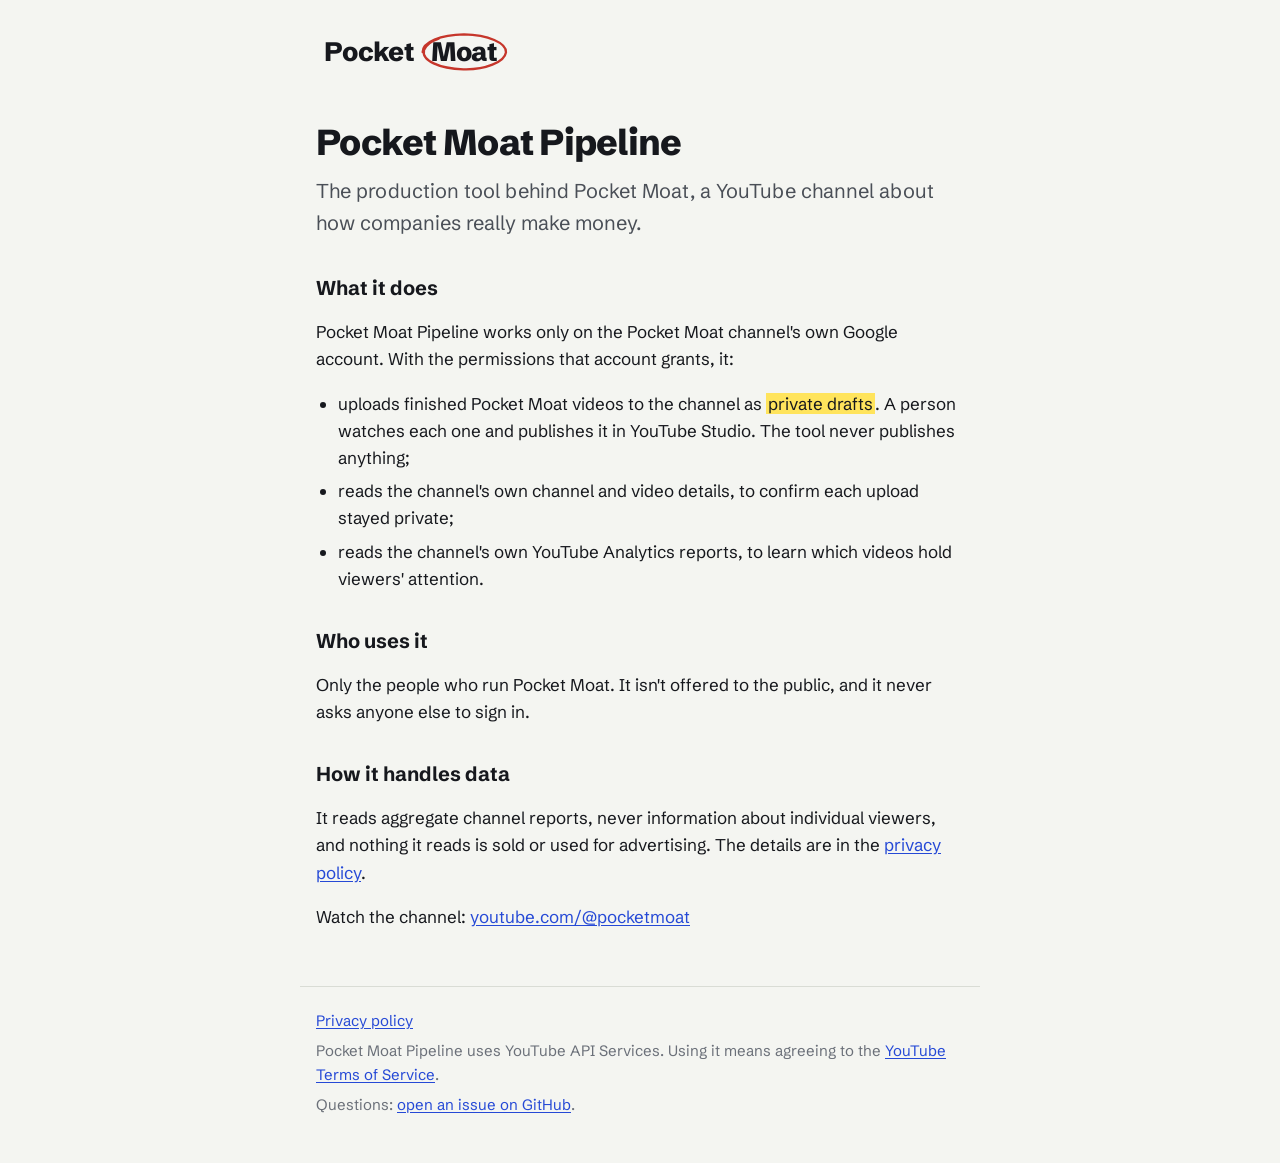
<file: index.html>
<!doctype html>
<html lang="en">
<head>
<meta charset="utf-8">
<meta name="viewport" content="width=device-width, initial-scale=1">
<title>Pocket Moat Pipeline</title>
<meta name="description" content="The production tool behind Pocket Moat, a YouTube channel about how companies really make money.">
<link rel="icon" href="data:image/svg+xml,%3Csvg xmlns='http://www.w3.org/2000/svg' viewBox='0 0 64 64'%3E%3Crect width='64' height='64' rx='14' fill='%23F4F5F1'/%3E%3Cellipse cx='32' cy='32' rx='24' ry='20' fill='none' stroke='%23C6362B' stroke-width='5'/%3E%3C/svg%3E">
<link rel="preconnect" href="https://fonts.googleapis.com">
<link rel="preconnect" href="https://fonts.gstatic.com" crossorigin>
<link rel="stylesheet" href="https://fonts.googleapis.com/css2?family=IBM+Plex+Mono:wght@400&family=Schibsted+Grotesk:wght@400;700;800&display=swap">
<link rel="stylesheet" href="style.css">
</head>
<body>
<header>
  <a href="https://www.youtube.com/@pocketmoat" aria-label="Pocket Moat on YouTube">
    <svg viewBox="0 0 300 64" role="img" aria-label="Pocket Moat">
      <text x="12" y="44" font-family="'Schibsted Grotesk', sans-serif" font-weight="800" font-size="40" fill="#16181D" letter-spacing="-1">Pocket</text>
      <text x="222" y="44" text-anchor="middle" font-family="'Schibsted Grotesk', sans-serif" font-weight="800" font-size="40" fill="#16181D" letter-spacing="-1">Moat</text>
      <path d="M160 30 C160 15 187 4 222 3.5 C258 4 286 16.5 285 30.5 C283 45 254 57 221 56 C185 55 158 43 162 27 C165 20 172 14 184 10" fill="none" stroke="#C6362B" stroke-width="3.5" stroke-linecap="round"/>
    </svg>
  </a>
</header>
<main>
  <h1>Pocket Moat Pipeline</h1>
  <p class="lead">The production tool behind Pocket Moat, a YouTube channel about how companies really make money.</p>

  <h2>What it does</h2>
  <p>Pocket Moat Pipeline works only on the Pocket Moat channel's own Google account. With the permissions that account grants, it:</p>
  <ul>
    <li>uploads finished Pocket Moat videos to the channel as <mark>private drafts</mark>. A person watches each one and publishes it in YouTube Studio. The tool never publishes anything;</li>
    <li>reads the channel's own channel and video details, to confirm each upload stayed private;</li>
    <li>reads the channel's own YouTube Analytics reports, to learn which videos hold viewers' attention.</li>
  </ul>

  <h2>Who uses it</h2>
  <p>Only the people who run Pocket Moat. It isn't offered to the public, and it never asks anyone else to sign in.</p>

  <h2>How it handles data</h2>
  <p>It reads aggregate channel reports, never information about individual viewers, and nothing it reads is sold or used for advertising. The details are in the <a href="privacy.html">privacy policy</a>.</p>

  <p>Watch the channel: <a href="https://www.youtube.com/@pocketmoat">youtube.com/@pocketmoat</a></p>
</main>
<footer>
  <p><a href="privacy.html">Privacy policy</a></p>
  <p>Pocket Moat Pipeline uses YouTube API Services. Using it means agreeing to the <a href="https://www.youtube.com/t/terms">YouTube Terms of Service</a>.</p>
  <p>Questions: <a href="https://github.com/pocket-moat/pocket-moat.github.io/issues">open an issue on GitHub</a>.</p>
</footer>
</body>
</html>
</file>
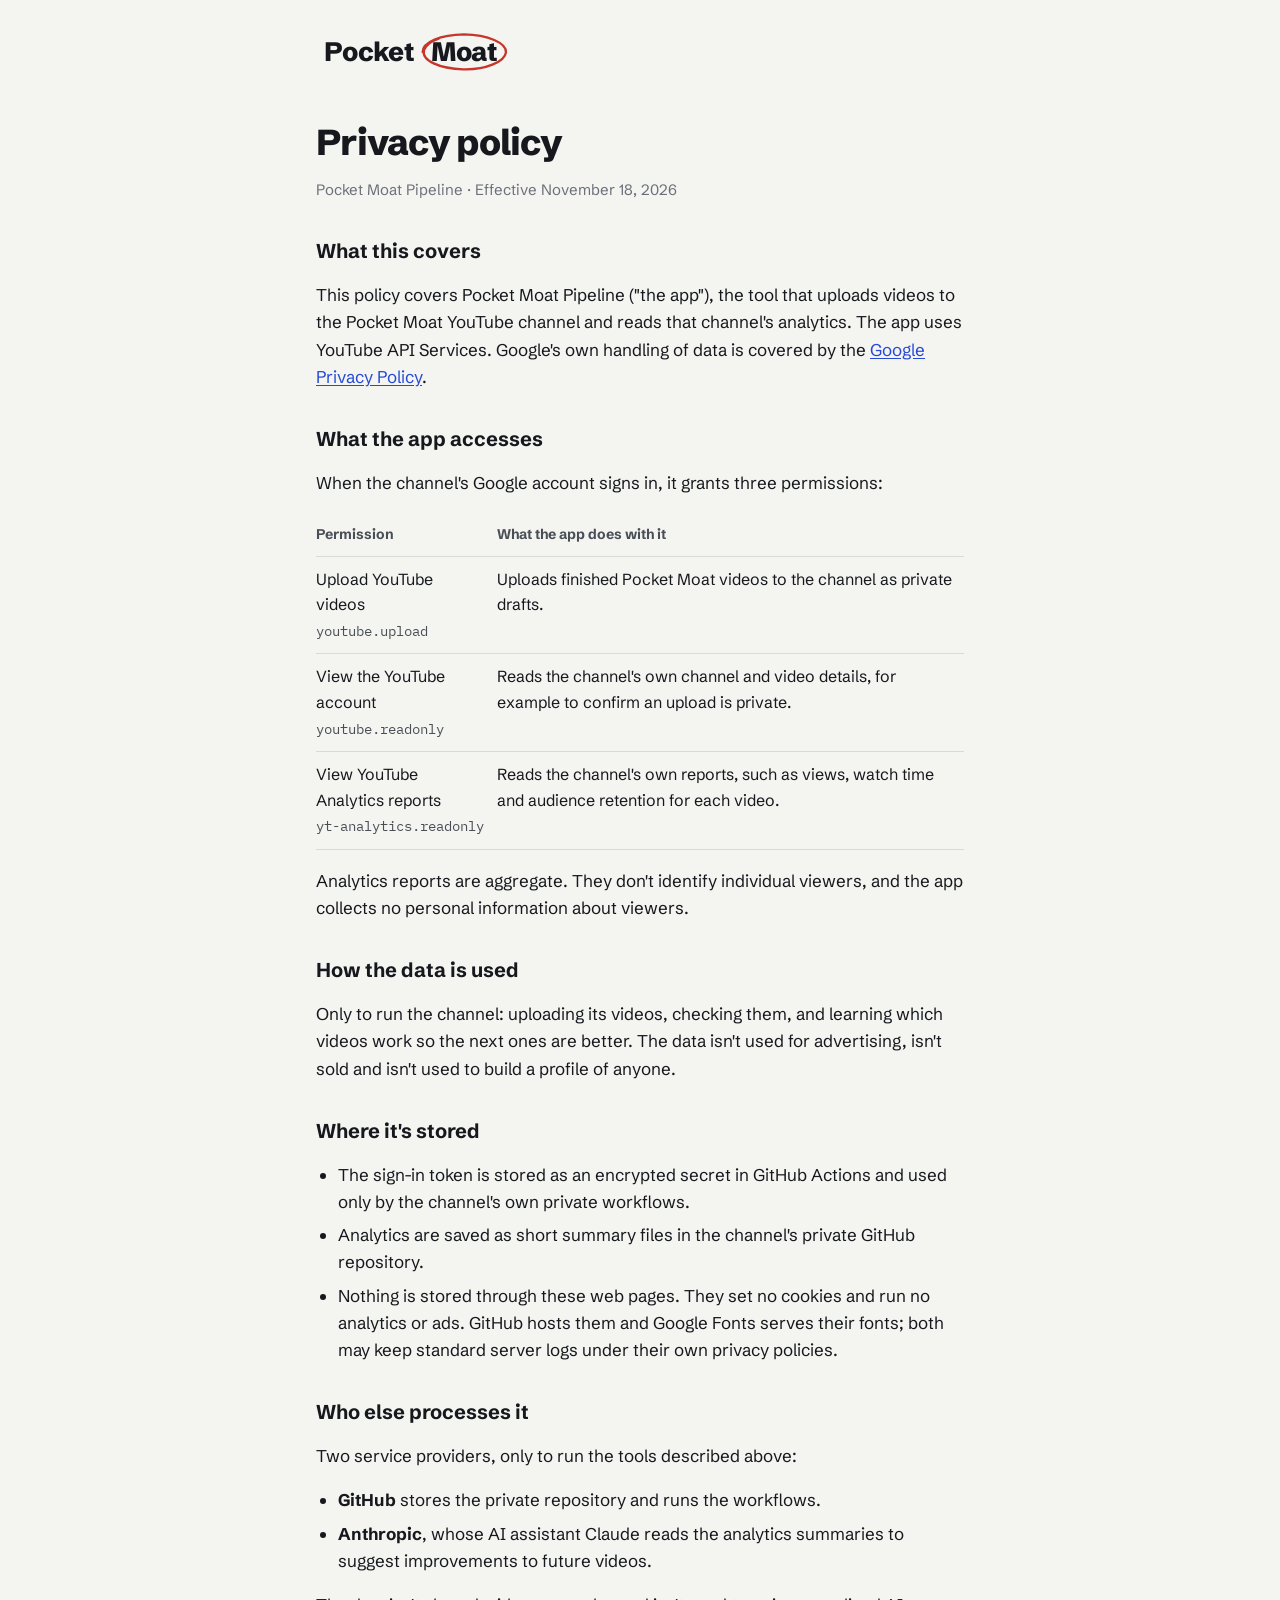
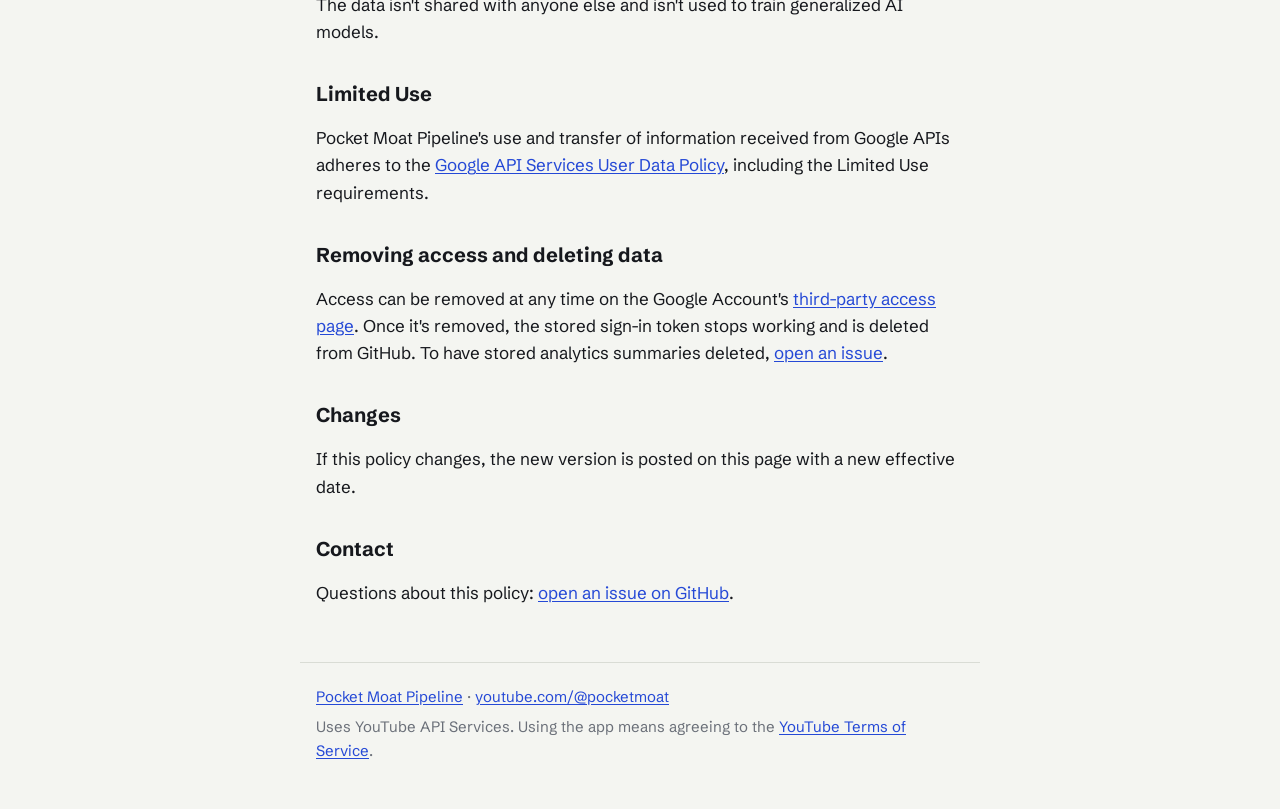
<file: privacy.html>
<!doctype html>
<html lang="en">
<head>
<meta charset="utf-8">
<meta name="viewport" content="width=device-width, initial-scale=1">
<title>Privacy Policy · Pocket Moat Pipeline</title>
<meta name="description" content="What Pocket Moat Pipeline accesses through Google sign-in, how it uses that data, and how to remove its access.">
<link rel="icon" href="data:image/svg+xml,%3Csvg xmlns='http://www.w3.org/2000/svg' viewBox='0 0 64 64'%3E%3Crect width='64' height='64' rx='14' fill='%23F4F5F1'/%3E%3Cellipse cx='32' cy='32' rx='24' ry='20' fill='none' stroke='%23C6362B' stroke-width='5'/%3E%3C/svg%3E">
<link rel="preconnect" href="https://fonts.googleapis.com">
<link rel="preconnect" href="https://fonts.gstatic.com" crossorigin>
<link rel="stylesheet" href="https://fonts.googleapis.com/css2?family=IBM+Plex+Mono:wght@400&family=Schibsted+Grotesk:wght@400;700;800&display=swap">
<link rel="stylesheet" href="style.css">
</head>
<body>
<header>
  <a href="index.html" aria-label="Pocket Moat Pipeline home">
    <svg viewBox="0 0 300 64" role="img" aria-label="Pocket Moat">
      <text x="12" y="44" font-family="'Schibsted Grotesk', sans-serif" font-weight="800" font-size="40" fill="#16181D" letter-spacing="-1">Pocket</text>
      <text x="222" y="44" text-anchor="middle" font-family="'Schibsted Grotesk', sans-serif" font-weight="800" font-size="40" fill="#16181D" letter-spacing="-1">Moat</text>
      <path d="M160 30 C160 15 187 4 222 3.5 C258 4 286 16.5 285 30.5 C283 45 254 57 221 56 C185 55 158 43 162 27 C165 20 172 14 184 10" fill="none" stroke="#C6362B" stroke-width="3.5" stroke-linecap="round"/>
    </svg>
  </a>
</header>
<main>
  <h1>Privacy policy</h1>
  <p class="meta">Pocket Moat Pipeline · Effective November 18, 2026</p>

  <h2>What this covers</h2>
  <p>This policy covers Pocket Moat Pipeline ("the app"), the tool that uploads videos to the Pocket Moat YouTube channel and reads that channel's analytics. The app uses YouTube API Services. Google's own handling of data is covered by the <a href="https://policies.google.com/privacy">Google Privacy Policy</a>.</p>

  <h2>What the app accesses</h2>
  <p>When the channel's Google account signs in, it grants three permissions:</p>
  <table>
    <thead><tr><th>Permission</th><th>What the app does with it</th></tr></thead>
    <tbody>
      <tr><td>Upload YouTube videos<br><code>youtube.upload</code></td><td>Uploads finished Pocket Moat videos to the channel as private drafts.</td></tr>
      <tr><td>View the YouTube account<br><code>youtube.readonly</code></td><td>Reads the channel's own channel and video details, for example to confirm an upload is private.</td></tr>
      <tr><td>View YouTube Analytics reports<br><code>yt-analytics.readonly</code></td><td>Reads the channel's own reports, such as views, watch time and audience retention for each video.</td></tr>
    </tbody>
  </table>
  <p>Analytics reports are aggregate. They don't identify individual viewers, and the app collects no personal information about viewers.</p>

  <h2>How the data is used</h2>
  <p>Only to run the channel: uploading its videos, checking them, and learning which videos work so the next ones are better. The data isn't used for advertising, isn't sold and isn't used to build a profile of anyone.</p>

  <h2>Where it's stored</h2>
  <ul>
    <li>The sign-in token is stored as an encrypted secret in GitHub Actions and used only by the channel's own private workflows.</li>
    <li>Analytics are saved as short summary files in the channel's private GitHub repository.</li>
    <li>Nothing is stored through these web pages. They set no cookies and run no analytics or ads. GitHub hosts them and Google Fonts serves their fonts; both may keep standard server logs under their own privacy policies.</li>
  </ul>

  <h2>Who else processes it</h2>
  <p>Two service providers, only to run the tools described above:</p>
  <ul>
    <li><strong>GitHub</strong> stores the private repository and runs the workflows.</li>
    <li><strong>Anthropic</strong>, whose AI assistant Claude reads the analytics summaries to suggest improvements to future videos.</li>
  </ul>
  <p>The data isn't shared with anyone else and isn't used to train generalized AI models.</p>

  <h2>Limited Use</h2>
  <p>Pocket Moat Pipeline's use and transfer of information received from Google APIs adheres to the <a href="https://developers.google.com/terms/api-services-user-data-policy">Google API Services User Data Policy</a>, including the Limited Use requirements.</p>

  <h2>Removing access and deleting data</h2>
  <p>Access can be removed at any time on the Google Account's <a href="https://security.google.com/settings/security/permissions">third-party access page</a>. Once it's removed, the stored sign-in token stops working and is deleted from GitHub. To have stored analytics summaries deleted, <a href="https://github.com/pocket-moat/pocket-moat.github.io/issues">open an issue</a>.</p>

  <h2>Changes</h2>
  <p>If this policy changes, the new version is posted on this page with a new effective date.</p>

  <h2>Contact</h2>
  <p>Questions about this policy: <a href="https://github.com/pocket-moat/pocket-moat.github.io/issues">open an issue on GitHub</a>.</p>
</main>
<footer>
  <p><a href="index.html">Pocket Moat Pipeline</a> · <a href="https://www.youtube.com/@pocketmoat">youtube.com/@pocketmoat</a></p>
  <p>Uses YouTube API Services. Using the app means agreeing to the <a href="https://www.youtube.com/t/terms">YouTube Terms of Service</a>.</p>
</footer>
</body>
</html>
</file>
<file: style.css>
/* Pocket Moat public pages. Colors and fonts from brand/tokens.json (direction A, Marked-up Report). */
:root {
  --paper: #F4F5F1;
  --ink: #16181D;
  --ink2: #4A4F57;
  --muted: #6B7079;
  --rule: #D9DCD5;
  --focus: #2549D6;
  --pen: #C6362B;
  --highlighter: #FFE45C;
}
* { box-sizing: border-box; }
html { background: var(--paper); }
body {
  margin: 0;
  background: var(--paper);
  color: var(--ink);
  font: 17px/1.6 "Schibsted Grotesk", system-ui, -apple-system, "Segoe UI", sans-serif;
  -webkit-text-size-adjust: 100%;
}
main, header, footer { max-width: 680px; margin: 0 auto; padding: 0 16px; }
header { padding-top: 32px; }
header a { display: inline-block; }
header svg { width: 200px; height: auto; display: block; }
h1 { font-size: 36px; line-height: 1.15; font-weight: 800; letter-spacing: -0.02em; margin: 40px 0 12px; }
h2 { font-size: 20px; line-height: 1.3; font-weight: 700; margin: 36px 0 8px; }
p, li { color: var(--ink); }
.lead { font-size: 20px; color: var(--ink2); margin-top: 0; }
.meta { color: var(--muted); font-size: 15px; }
a { color: var(--focus); text-underline-offset: 2px; }
a:focus-visible { outline: 2px solid var(--focus); outline-offset: 2px; }
mark { background: var(--highlighter); color: var(--ink); padding: 0 2px; }
code { font-family: "IBM Plex Mono", ui-monospace, Consolas, monospace; font-size: 14px; color: var(--ink2); overflow-wrap: anywhere; }
ul { padding-left: 22px; }
li { margin: 6px 0; }
table { width: 100%; border-collapse: collapse; margin: 12px 0; font-size: 16px; }
th, td { text-align: left; vertical-align: top; padding: 10px 12px 10px 0; border-bottom: 1px solid var(--rule); }
th { font-weight: 700; color: var(--ink2); font-size: 14px; }
footer { margin-top: 56px; padding-top: 16px; padding-bottom: 40px; border-top: 1px solid var(--rule); color: var(--muted); font-size: 15px; }
footer p { color: var(--muted); margin: 6px 0; }
@media (max-width: 520px) {
  h1 { font-size: 30px; }
  table, thead, tbody, tr, th, td { display: block; }
  thead { display: none; }
  td { padding: 2px 0; border: 0; }
  tr { padding: 10px 0; border-bottom: 1px solid var(--rule); }
}
</file>
